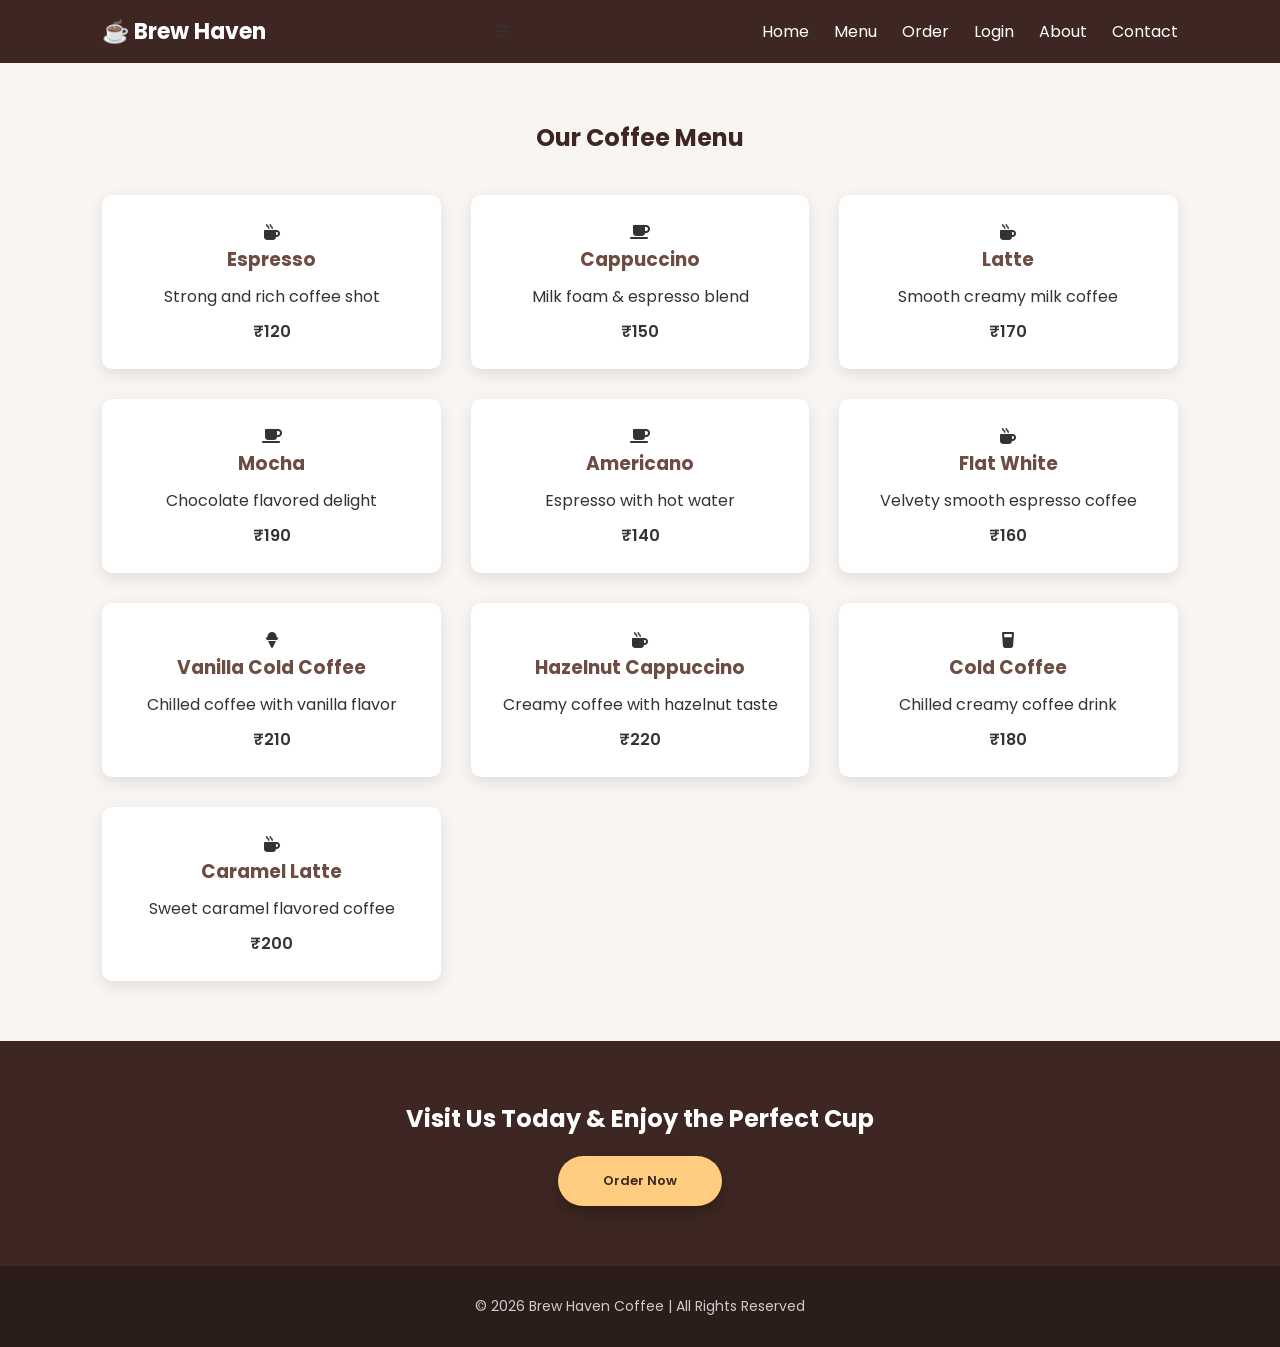
<file: pages/menu.html>
<!DOCTYPE html>

<html lang="en">

<head>
    <meta charset="UTF-8">
    <meta name="viewport" content="width=device-width, initial-scale=1.0">
    <title>Brew Haven | Menu</title>

    <link rel="stylesheet" href="menu.css">
    <link rel="stylesheet" href="https://cdnjs.cloudflare.com/ajax/libs/font-awesome/6.5.0/css/all.min.css">
    <link href="https://fonts.googleapis.com/css2?family=Poppins:wght@300;400;600;700&display=swap" rel="stylesheet">
</head>

<body>

    <header id="header">
        <div class="logo">☕ Brew Haven</div>
        <div class="menu-btn" id="menuBtn">☰</div>
        <nav>
            <ul id="navLinks">
                <li><a href="index.html">Home</a></li>
                <li><a href="./../pages/menu.html">Menu</a></li>
                <li><a href="./../pages/order.html">Order</a></li>
                <li><a href="./../pages/login.html">Login</a></li>
                <li><a href="./../pages/about.htm">About</a></li>
                <li><a href="./../pages/contact.html">Contact</a></li>
            </ul>
        </nav>
    </header>


    <section class="menu">

        <h1>Our Coffee Menu</h1>

        <div class="menu-container">

            <div class="menu-card">
                <i class="fas fa-mug-hot"></i>
                <h3>Espresso</h3>
                <p>Strong and rich coffee shot</p>
                <div class="price">₹120</div>
            </div>

            <div class="menu-card">
                <i class="fas fa-coffee"></i>
                <h3>Cappuccino</h3>
                <p>Milk foam & espresso blend</p>
                <div class="price">₹150</div>
            </div>

            <div class="menu-card">
                <i class="fas fa-mug-hot"></i>
                <h3>Latte</h3>
                <p>Smooth creamy milk coffee</p>
                <div class="price">₹170</div>
            </div>

            <div class="menu-card">
                <i class="fas fa-mug-saucer"></i>
                <h3>Mocha</h3>
                <p>Chocolate flavored delight</p>
                <div class="price">₹190</div>
            </div>

            <div class="menu-card">
                <i class="fas fa-coffee"></i>
                <h3>Americano</h3>
                <p>Espresso with hot water</p>
                <div class="price">₹140</div>
            </div>

            <div class="menu-card">
                <i class="fas fa-mug-hot"></i>
                <h3>Flat White</h3>
                <p>Velvety smooth espresso coffee</p>
                <div class="price">₹160</div>
            </div>

            <div class="menu-card">
                <i class="fa-solid fa-ice-cream"></i>
                <h3>Vanilla Cold Coffee</h3>
                <p>Chilled coffee with vanilla flavor</p>
                <div class="price">₹210</div>
            </div>

            <div class="menu-card">
                <i class="fa-solid fa-mug-hot"></i>
                <h3>Hazelnut Cappuccino</h3>
                <p>Creamy coffee with hazelnut taste</p>
                <div class="price">₹220</div>
            </div>


            <div class="menu-card">
                <i class="fas fa-glass-water"></i>
                <h3>Cold Coffee</h3>
                <p>Chilled creamy coffee drink</p>
                <div class="price">₹180</div>
            </div>

            <div class="menu-card">
                <i class="fas fa-mug-hot"></i>
                <h3>Caramel Latte</h3>
                <p>Sweet caramel flavored coffee</p>
                <div class="price">₹200</div>
            </div>
        </div>

        </div>

    </section>

    <section class="cta">
        <h2>Visit Us Today & Enjoy the Perfect Cup</h2>
        <button class="btn" onclick="orderNow()">Order Now</button>
    </section>

    <footer>
        © 2026 Brew Haven Coffee | All Rights Reserved
    </footer>

    <script src="menu.js"></script>

</body>

</html>
</file>
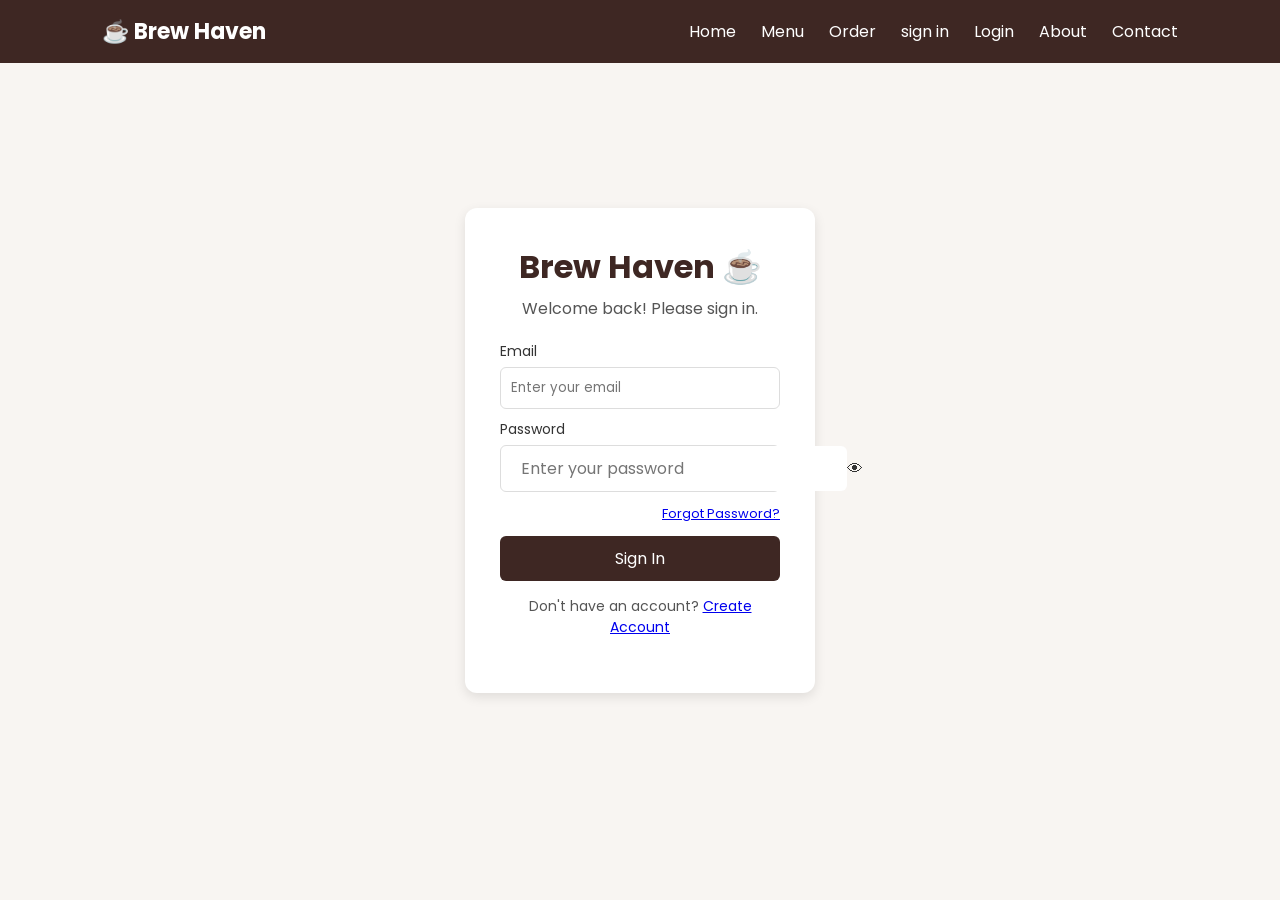
<file: pages/sigin.html>
<!DOCTYPE html>
<html lang="en">

<head>
    <meta charset="UTF-8">
    <meta name="viewport" content="width=device-width, initial-scale=1.0">
    <title>Sign In</title>
    <link rel="stylesheet" href="./page css/sign in.css">
    <link href="https://fonts.googleapis.com/css2?family=Poppins:wght@300;400;600;700&display=swap" rel="stylesheet">
    <link rel="stylesheet" href="./page css/style.css">
    <script src="./page js/script.js"></script>
</head>

<body>
    <header id="header">
        <div class="logo">☕ Brew Haven</div>
        <div class="menu-btn" id="menuBtn">☰</div>
        <nav>
            <ul id="navLinks">
                <li><a href="./index.html">Home</a></li>
                <li><a href="././/pages/menu.html">Menu</a></li>
                <li><a href="././/pages/order.html">Order</a></li>
                <li><a href="././/pages/sigin.html">sign in</a></li>
                <li><a href="././/pages/login.html">Login</a></li>
                <li><a href="././/pages/about.html">About</a></li>
                <li><a href="././/pages/contact.html">Contact</a></li>

            </ul>
        </nav>
    </header>

    <div class="login-container">

        <h1>Brew Haven ☕</h1>
        <p>Welcome back! Please sign in.</p>

        <form>

            <label>Email</label>
            <input type="email" placeholder="Enter your email" required>

            <label for="password">Password</label>

            <div class="password-container">
                <input type="password" id="password" class="input-password" placeholder="Enter your password">
                <span class="eye-icon" id="toggle">👁</span>
            </div>

            <div class="options">
                <a href="#">Forgot Password?</a>
            </div>

            <button type="submit">Sign In</button>

            <p class="signup-text">
                Don't have an account? <a href="#">Create Account</a>
            </p>

        </form>

    </div>

    <script>
        const password = document.getElementById("password");
        const toggle = document.getElementById("toggle");

        toggle.addEventListener("click", function () {

            if (password.type === "password") {
                password.type = "text";
                toggle.textContent = "👁‍🗨";
            }
            else {
                password.type = "password";
                toggle.textContent = "👁";
            }

        });
    </script>

</body>

</html>
</file>
<file: pages/menu.css>
* {
    margin: 0;
    padding: 0;
    box-sizing: border-box;
    font-family: 'Poppins', sans-serif;
}

body {
    height: 100%;
    background: #f8f5f2;
    color: #333;
}

header {
    position: fixed;
    width: 100%;
    top: 0;
    left: 0;
    background: #3e2723;
    padding: 15px 8%;
    display: flex;
    justify-content: space-between;
    align-items: center;
    z-index: 1000;
}

.logo {
    color: #fff;
    font-size: 22px;
    font-weight: 700;
}

nav ul {
    display: flex;
    list-style: none;
}

nav ul li {
    margin-left: 25px;
}

nav ul li a {
    color: #fff;
    text-decoration: none;
}

nav ul li a:hover .menu-btn {
    display: none;
    font-size: 22px;
    background: none;
    border: none;
    color: #fff;
    cursor: pointer;
}

/* MENU */

.menu {
    padding: 120px 8% 60px;
    text-align: center;
}

.menu h1 {
    margin-bottom: 40px;
    color: #3e2723;
}

.menu-container {
    display: grid;
    grid-template-columns: repeat(auto-fit, minmax(250px, 1fr));
    gap: 30px;
}

.menu-card {
    background: #fff;
    padding: 25px;
    border-radius: 10px;
    box-shadow: 0 5px 15px rgba(0, 0, 0, 0.1);
    transition: .3s;
}

.menu-card:hover {
    transform: translateY(-8px);
}

.menu-card h3 {
    color: #6d4c41;
    margin-bottom: 10px;
}

.price {
    font-weight: 600;
    margin-top: 10px;
}

/* CTA */


.cta {
    background: #3e2723;
    color: #fff;
    padding: 60px 20px;
    text-align: center;
}

.cta h2 {
    margin-bottom: 20px;
}

.cta .btn{
    background: #ffcc80;
    color:#3e2723;
    color: #3e2723;
    font-weight: 600;
    font-size: 13px;
    padding: 15px 45px;
    border: none;
    border-radius: 35px;   
    cursor: pointer;
    box-shadow: 0 6px 15px rgba(0,0,0,0.3);  
    transition: 0.3s;
}

.cta .btn:hover{
    background: #fff3e0;
    transform: scale(1.05);   
}

footer {
    background: #2b1d1a;
    color: #ccc;
    padding: 30px 8%;
    text-align: center;
    font-size: 14px;
}


/* MOBILE */

@media(max-width:768px) {

    .menu-btn {
        display: block;
    }

    nav ul {
        display: none;
        flex-direction: column;
        background: #3e2723;
        position: absolute;
        top: 60px;
        right: 8%;
        width: 200px;
        padding: 15px;
        border-radius: 8px;
    }

    nav ul.show {
        display: flex;
    }

    nav ul li {
        margin: 10px 0;
    }

}

/* HEADER SHADOW */

.shadow {
    box-shadow: 0 4px 10px rgba(0, 0, 0, 0.3);
}
</file>
<file: pages/page css/sign in.css>
body{
font-family: Arial, sans-serif;
background-color:#f8f5f2;
display:flex;
justify-content:center;
align-items:center;
height:100vh;
margin:0;
}

.login-container{
background:white;
padding:35px;
width:350px;
border-radius:12px;
box-shadow:0 4px 12px rgba(0,0,0,0.1);
text-align:center;
}

h1{
color:#3e2723;
margin-bottom:5px;
}

p{
color:#555;
margin-bottom:20px;
}

label{
display:block;
text-align:left;
margin-top:10px;
font-size:14px;
}

input{
width:100%;
padding:10px;
margin-top:5px;
border:1px solid #ddd;
border-radius:6px;
}

input:focus{
border-color:#6b4f3b;
box-shadow:0 0 4px rgba(107,79,59,0.3);
outline:none;
}

.options{
text-align:right;
font-size:13px;
margin:12px 0;
}

.password-container{
display:flex;
align-items:center;
border:1px solid #ddd;
border-radius:6px;
background:white;
padding:0 10px;
margin-top:5px;
}

.input-password{
border:none;
outline:none;
padding:10px;
font-size:16px;
flex:1;
width:auto;
margin-top:0;
}

.img-view{
height:22px;
width:22px;
cursor:pointer;
opacity:0.7;
margin-left:5px;
}

.img-view:hover{
opacity:1;
}

button{
width:100%;
padding:10px;
background:#3e2723;
color:white;
border:none;
border-radius:6px;
font-size:16px;
cursor:pointer;
}

button:hover{
background:#543c2c;
}

.signup-text{
margin-top:15px;
font-size:14px;
}

a{
text-decoration:underline;
}
</file>
<file: pages/page css/style.css>
*{
    margin:0;
    padding:0;
    box-sizing:border-box;
    font-family:'Poppins', sans-serif;
}

body{
    background:#f8f5f2;
    color:#333;
    scroll-behavior:smooth;
}


header{
    position:fixed;
    width:100%;
    top:0;
    left:0;
    background:#3e2723;
    padding:15px 8%;
    display:flex;
    justify-content:space-between;
    align-items:center;
    z-index:1000;
    transition:0.3s;
}

header.shadow{
    box-shadow:0 5px 15px rgba(0,0,0,0.3);
}

.logo{
    color:#fff;
    font-size:22px;
    font-weight:700;
}


.menu-btn{
    display:none;
    font-size:24px;
    color:#fff;
    cursor:pointer;
}

nav ul{
    display:flex;
    list-style:none;
}

nav ul li{
    margin-left:25px;
}

nav ul li a{
    color:#fff;
    text-decoration:none;
    font-weight:400;
    transition:.3s;
}

nav ul li a:hover{
    color:#ffcc80;
}


.hero{
    height:100vh;
    background:url("../../image/coffee.webp") center/cover no-repeat;
    display:flex;
    align-items:center;
    justify-content:center;
    text-align:center;
    padding:20px;
    color:#fff;
}

.hero-content{
    background:rgba(0,0,0,0.55);
    padding:40px;
    border-radius:10px;
}

.hero h1{
    font-size:48px;
    margin-bottom:15px;
}

.hero p{
    font-size:18px;
    margin-bottom:25px;
}

.btn{
    display:inline-block;
    padding:12px 30px;
    background:#6d4c41;
    color:#fff;
    text-decoration:none;
    border-radius:30px;
    transition:.3s;
    cursor:pointer;
}

.btn:hover{
    background:#5d4037;
}

.features{
    padding:80px 8%;
    text-align:center;
}

.features h2{
    font-size:32px;
    margin-bottom:40px;
    color:#3e2723;
}

.feature-box{
    display:flex;
    justify-content:center;
    gap:30px;
    flex-wrap:wrap;
}

.feature{
    background:#fff;
    padding:30px;
    width:280px;
    border-radius:10px;
    box-shadow:0 5px 15px rgba(0,0,0,0.1);
    transition:.3s;
}

.feature:hover{
    transform:translateY(-8px);
}

.feature h3{
    margin-bottom:10px;
    color:#6d4c41;
}

.cta{
    background:#3e2723;
    color:#fff;
    padding:60px 20px;
    text-align:center;
}

.cta h2{
    margin-bottom:20px;
}

.cta .btn{
    background:#ffcc80;
    color:#3e2723;
    font-weight:600;
}

.cta .btn:hover{
    background:#fff3e0;
}


footer{
    background:#2b1d1a;
    color:#ccc;
    padding:30px 8%;
    text-align:center;
    font-size:14px;
}


@media(max-width:768px){

    .menu-btn{
        display:block;
    }

    nav ul{
        display:none;
        flex-direction:column;
        background:#3e2723;
        position:absolute;
        top:60px;
        right:8%;
        width:200px;
        padding:15px;
        border-radius:8px;
    }

    nav ul.show{
        display:flex;
    }

    nav ul li{
        margin:10px 0;
    }

    .hero h1{
        font-size:32px;
    }

    .hero-content{
        padding: 24px;
    }
}
</file>
